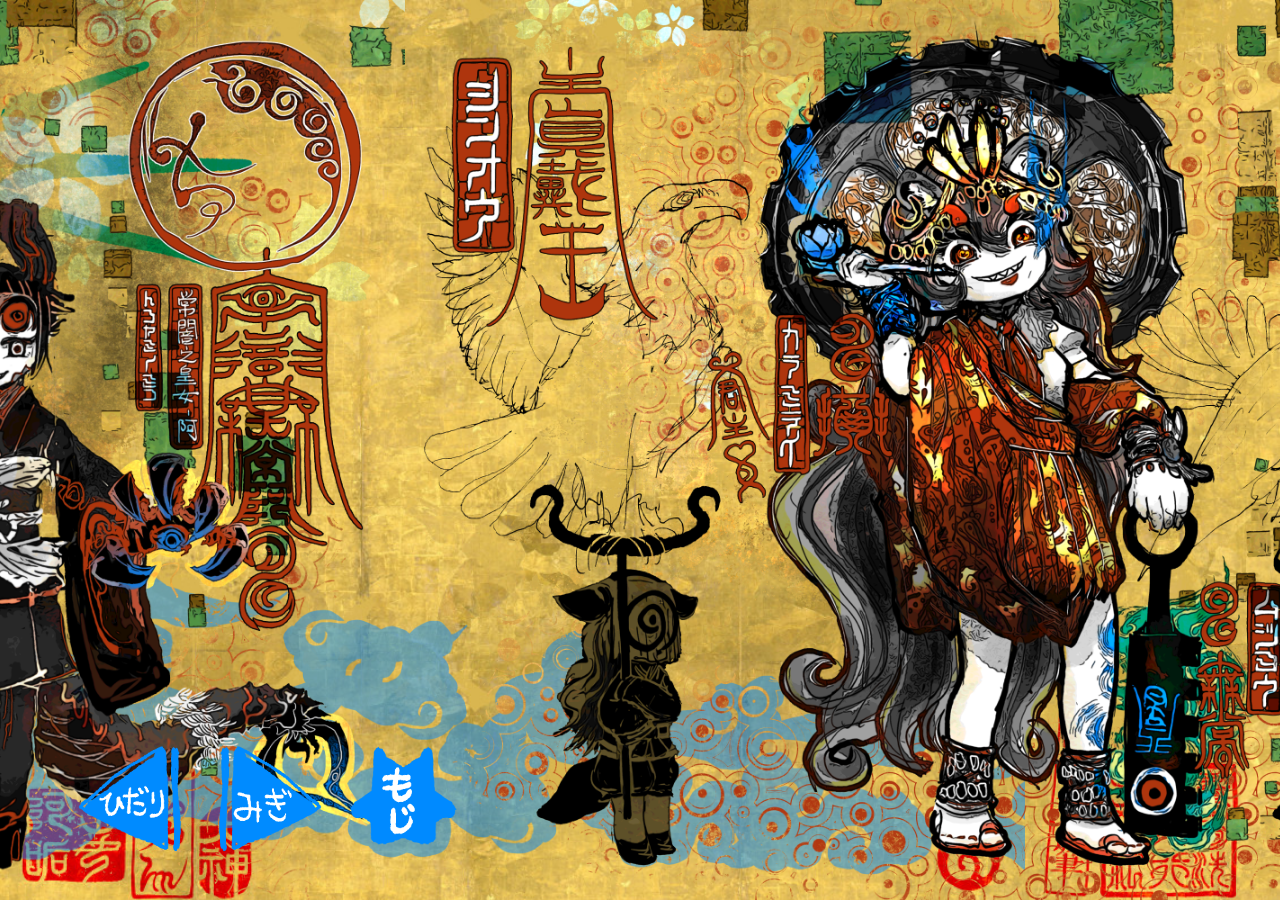
<file: index.html>
<!DOCTYPE html>
<html lang="ja">
<head>
<meta charset="UTF-8">
<meta name="viewport" content="width=device-width, initial-scale=1.0">
<title>キャラクター巻物UI</title>
<link rel="stylesheet" href="style.css">
</head>
<body>
  <div id="background"></div>
  <img id="kumo" src="kumo_w.png" alt="雲">

  <div id="scroll-container"></div>

  <div id="detail-panel">
    <div id="detail-close"><img src="0moji_cl.png" alt="閉じる"></div>
    <div id="detail-text"></div>
  </div>

  <div id="nav-container">
    <img id="prev" class="nav-btn" src="0left.png" alt="左へ">
    <img id="next" class="nav-btn" src="0right.png" alt="右へ">
    <img id="detail-toggle" class="nav-btn" src="0moji_op.png" alt="詳細開く">
  </div>

<script src="script.js"></script>
</body>
</html>
</file>
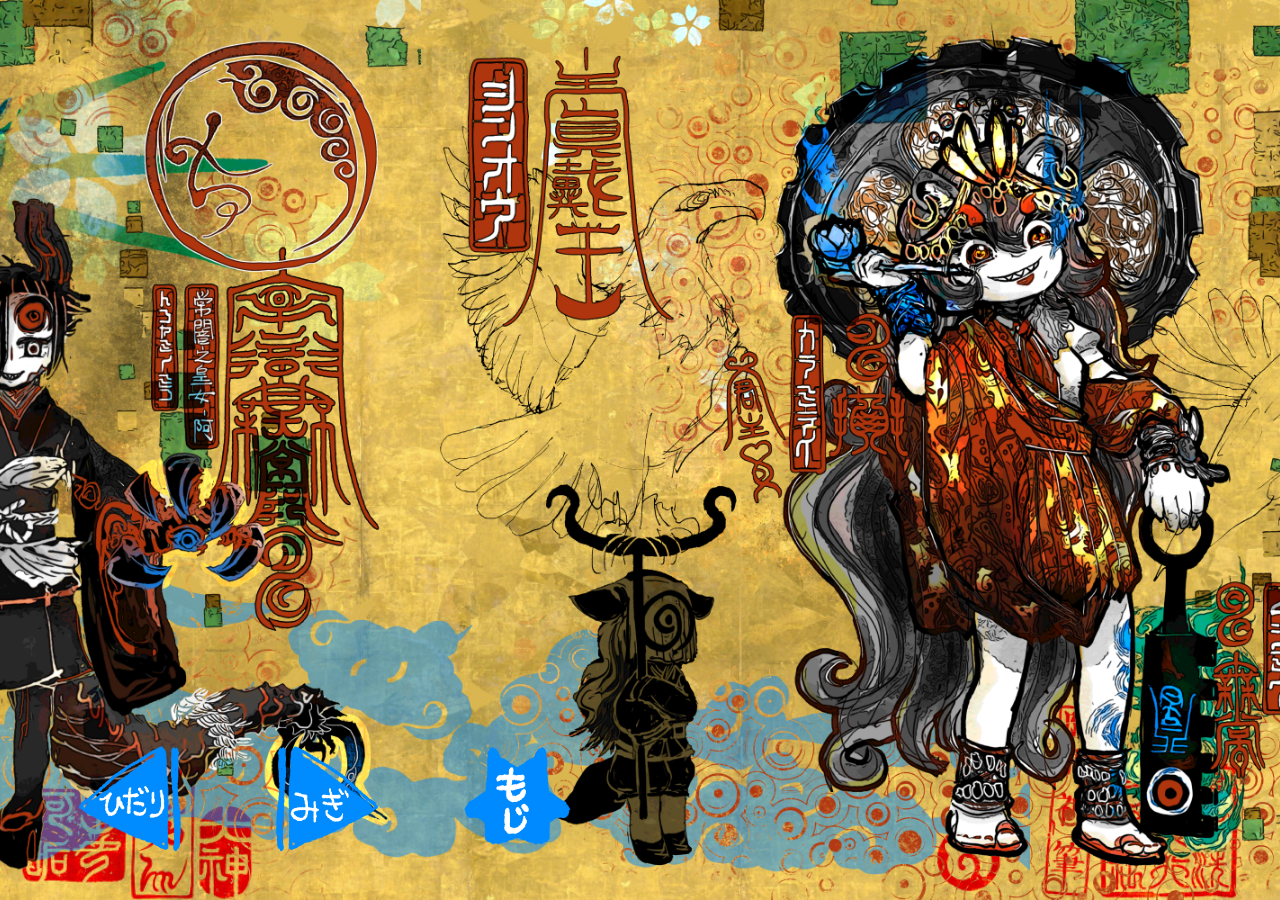
<file: index 20251223 1426.html>
<!DOCTYPE html>
<html lang="ja">
<head>
<meta charset="UTF-8">
<meta name="viewport" content="width=device-width, initial-scale=1.0">
<title>キャラクター巻物UI</title>
<style>
html, body {
  margin: 0;
  padding: 0;
  overflow-x: hidden;
  height: 100%;
  font-family: sans-serif;
}

#background {
  position: fixed;
  top: 0;
  left: 0;
  width: 100%;
  height: 100%;
  background-image: url("bg.jpg");
  background-size: cover;
  z-index: 0;
}

#kumo {
  position: absolute;
  top: 0;
  left: 0;
  height: 100%; /* キャラ画像と同じ縦サイズ */
  width: auto;
  z-index: 1;
  pointer-events: none;
  transition: opacity 0.5s ease;
}

#scroll-container {
  position: relative;
  white-space: nowrap;
  overflow-x: scroll;
  overflow-y: hidden;
  height: 100%;
  z-index: 2;
  scroll-behavior: smooth;
}

.item {
  display: inline-block;
  height: 100%;
}

.item img {
  height: 100%;
  display: block;
}

#detail-panel {
  position: absolute;
  top: 4%;  /* 上に4%あける */
  left: 4%;
  width: 92%;
  max-height: 40%;
  background-color: rgba(0,0,0,0.7);
  color: #fff;
  padding: 10px;
  overflow-y: auto;
  border-radius: 8px;
  display: none;
  z-index: 100;
  line-height: 1.3; /* 改行幅30%増 */
}

#detail-panel p {
  line-height: 1.3; /* txt内部も適用 */
  margin: 0;
}

#detail-close {
  position: absolute;
  top: 5px;
  right: 5px;
  width: 30px;
  height: 30px;
  cursor: pointer;
}

.nav-btn {
  position: fixed;
  bottom: 4%;
  height: 15%;
  cursor: pointer;
  z-index: 200;
}

#prev { left: 4%; }
#next { left: calc(4% + 15% + 5px); }
#detail-toggle { left: calc(4% + 2*(15% + 5px)); }
</style>
</head>
<body>
<div id="background"></div>
<img id="kumo" src="kumo_w.png" alt="雲">
<div id="scroll-container"></div>

<div id="detail-panel">
  <div id="detail-close"><img src="0moji_cl.png" style="width:100%; height:100%;"></div>
  <div id="detail-text"></div>
</div>

<img id="prev" class="nav-btn" src="0left.png">
<img id="next" class="nav-btn" src="0right.png">
<img id="detail-toggle" class="nav-btn" src="0moji_op.png">

<script>

// キャラクターマップ（番号: {img, kumo, txt}）
const charMap = {
  1: { img:"01.png", kumo:"kumo_b.png", txt:"01.txt" },
  2: { img:"02.png", kumo:"kumo_k.png", txt:"02.txt" },
  3: { img:"03.png", kumo:"kumo_w.png", txt:"03.txt" },
  4: { img:"04.png", kumo:"kumo_b.png", txt:"04.txt" }
  // 必要に応じて追加
};

const scrollContainer = document.getElementById('scroll-container');
const detailPanel = document.getElementById('detail-panel');
const detailText = document.getElementById('detail-text');
const detailClose = document.getElementById('detail-close');
const kumoImg = document.getElementById('kumo');

let currentIndex = Object.keys(charMap).length; // 初期表示は最大番号
let txtOpen = false;

// 画像生成
for (let i=1;i<=Object.keys(charMap).length;i++){
  const div = document.createElement('div');
  div.className = 'item';
  const img = document.createElement('img');
  img.src = charMap[i].img;
  div.appendChild(img);
  scrollContainer.appendChild(div);
}

// 中央寄せスクロール
function smoothScrollTo(container, targetLeft, duration = 2000){
  const start = container.scrollLeft;
  const change = targetLeft - start;
  const startTime = performance.now();
  function animate(time){
    const elapsed = time - startTime;
    const progress = Math.min(elapsed/duration,1);
    container.scrollLeft = start + change * easeInOutQuad(progress);
    if(progress<1) requestAnimationFrame(animate);
  }
  function easeInOutQuad(t){ return t<0.5?2*t*t:-1+(4-2*t)*t; }
  requestAnimationFrame(animate);
}

function scrollToCurrent(){
  const items = document.querySelectorAll('.item');
  const target = items[currentIndex-1];
  if(!target) return;
  const container = scrollContainer;
  let targetLeft = target.offsetLeft - (container.offsetWidth - target.offsetWidth)/2;
  // 端画像は端表示
  if(currentIndex===1) targetLeft = 0;
  if(currentIndex===Object.keys(charMap).length) targetLeft = container.scrollWidth - container.offsetWidth;
  smoothScrollTo(container,targetLeft,2000);
  updateKumo(currentIndex);
  if(txtOpen) closeDetail();
}

// 雲更新
function updateKumo(index){
  const kumoFile = charMap[index].kumo;
  if(kumoImg.src.includes(kumoFile)) return;
  const newKumo = document.createElement('img');
  newKumo.src = kumoFile;
  newKumo.style.position='absolute';
  newKumo.style.top='0';
  newKumo.style.left='0';
  newKumo.style.height='100%';
  newKumo.style.width='auto';
  newKumo.style.zIndex='1';
  newKumo.style.opacity='0';
  newKumo.style.transition='opacity 0.5s';
  document.body.appendChild(newKumo);
  requestAnimationFrame(()=>{ newKumo.style.opacity='1'; });
  setTimeout(()=>{ kumoImg.src = kumoFile; newKumo.remove(); },500);
}

// ナビ
document.getElementById('next').addEventListener('click',()=>{
  if(currentIndex<Object.keys(charMap).length) currentIndex++;
  scrollToCurrent();
});
document.getElementById('prev').addEventListener('click',()=>{
  if(currentIndex>1) currentIndex--;
  scrollToCurrent();
});

// txt
document.getElementById('detail-toggle').addEventListener('click',()=>{
  if(txtOpen){ closeDetail(); } else { openDetail(); }
});
detailClose.addEventListener('click', closeDetail);

function openDetail(){
  txtOpen = true;
  const txtFile = charMap[currentIndex].txt;
  fetch(txtFile)
    .then(res=>res.text())
    .then(data=>{ detailText.innerText=data; detailPanel.style.display='block'; });
}
function closeDetail(){ txtOpen=false; detailPanel.style.display='none'; detailText.innerText=''; }

// 初期位置
window.addEventListener('load',()=>{ scrollToCurrent(); });

// 雲横スクロール連動（パララックス）
scrollContainer.addEventListener('scroll',()=>{
  kumoImg.style.left = -scrollContainer.scrollLeft*0.3 + 'px';
});

// タッチ操作対応（スマホ）
let startX=0, scrollStart=0;
scrollContainer.addEventListener('touchstart', e=>{ startX=e.touches[0].pageX; scrollStart=scrollContainer.scrollLeft; });
scrollContainer.addEventListener('touchmove', e=>{
  const dx=startX - e.touches[0].pageX;
  scrollContainer.scrollLeft=scrollStart+dx;
});
</script>
</body>
</html>
</file>
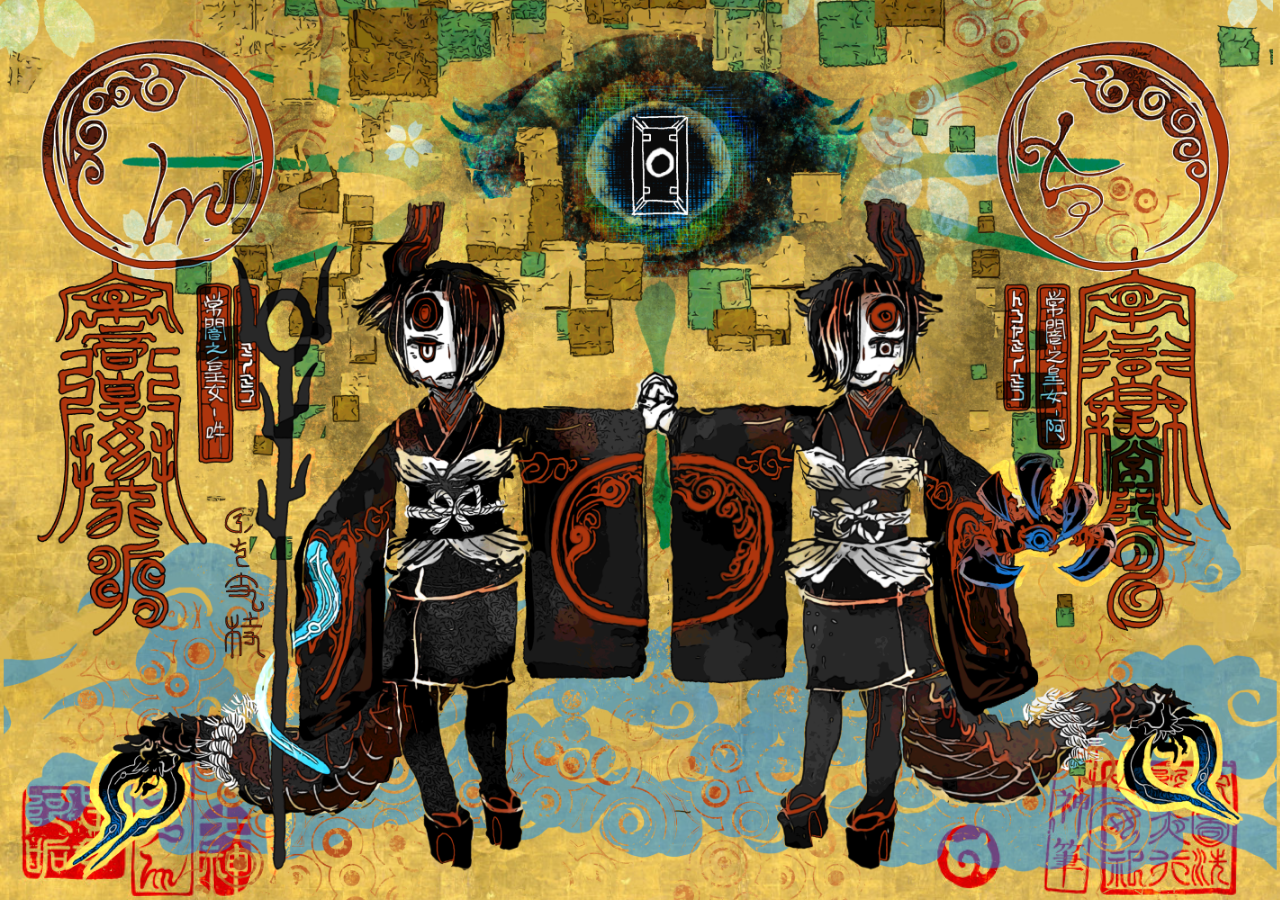
<file: indexold.html>
<!DOCTYPE html>
<html lang="ja">
<head>
<meta charset="UTF-8">
<meta name="viewport" content="width=device-width, initial-scale=1.0">
<title>キャラクター横スクロール</title>
<style>
html, body {
  margin: 0;
  padding: 0;
  height: 100%;
  width: 100%;
  overflow: hidden;
  touch-action: pan-y;
  -webkit-user-select: none;
  -webkit-tap-highlight-color: transparent;
}

/* レイヤー1: 背景 */
#container {
  position: relative;
  width: 100%;
  height: 100%;
  background: url('bg.jpg') no-repeat center center fixed;
  background-size: cover;
  overflow-x: scroll;
  overflow-y: hidden;
  white-space: nowrap;
  scroll-behavior: smooth;
}

/* レイヤー2: 雲（固定表示） */
.cloud {
  position: fixed;
  top: 0;
  left: 50%;
  transform: translateX(-50%);
  height: 100%;
  z-index: 2;
  pointer-events: none;
}

/* レイヤー3: キャラクター画像 */
#charWrapper {
  display: inline-block;
  height: 100%;
  position: relative;
  z-index: 3;
}

.charImg {
  display: inline-block;
  height: 100%;
  cursor: pointer;
}

/* レイヤー4: 全画面テキストボックス */
#txtBox {
  position: fixed;
  top: 0;
  left: 0;
  width: 100%;
  height: 100%;
  background-color: rgba(0,0,0,0.9);
  color: #fff;
  padding: 20px;
  box-sizing: border-box;
  z-index: 100;
  display: none;
  overflow-y: auto;
  white-space: pre-wrap;
}

/* 左右20%タップ領域（最前面） */
.sideTap {
  position: fixed;
  top: 0;
  width: 20%;
  height: 100%;
  z-index: 200; /* txtBoxより前面 */
  cursor: pointer;
}
#leftTap { left: 0; }
#rightTap { right: 0; }

/* 中央タップ領域（txtBox表示切替用） */
#navCenter {
  position: fixed;
  top: 0;
  left: 20%;
  width: 60%;
  height: 100%;
  z-index: 150;
}
</style>
</head>
<body>
<div id="container">
  <!-- レイヤー2: 雲 -->
  <img id="cloud" class="cloud" src="">

  <!-- レイヤー3: キャラクター画像 -->
  <div id="charWrapper"></div>

  <!-- レイヤー4: 全画面テキストボックス -->
  <div id="txtBox"></div>

  <!-- 左右タップ領域 -->
  <div id="leftTap" class="sideTap"></div>
  <div id="rightTap" class="sideTap"></div>

  <!-- 中央タップ領域 -->
  <div id="navCenter"></div>
</div>

<script>
// キャラクターマップ
var charMap = {
  1: { img:"01.png", kumo:"kumo_b.png", txt:"01.txt" },
  2: { img:"02.png", kumo:"kumo_k.png", txt:"02.txt" },
  3: { img:"03.png", kumo:"kumo_w.png", txt:"03.txt" },
  4: { img:"04.png", kumo:"kumo_b.png", txt:"04.txt" }
};

var charWrapper = document.getElementById('charWrapper');
var txtBox = document.getElementById('txtBox');
var cloudImg = document.getElementById('cloud');
var container = document.getElementById('container');
var currentIndex = 1;

// キャラクター生成
for(var key in charMap){
  if(charMap.hasOwnProperty(key)){
    var c = charMap[key];
    var img = document.createElement('img');
    img.src = c.img;
    img.className = 'charImg';
    img.setAttribute('data-key', key);
    img.onclick = function(e){
      e.stopPropagation();
      currentIndex = parseInt(this.getAttribute('data-key'));
      showText(currentIndex);
      updateCloud(currentIndex);
    };
    charWrapper.appendChild(img);
  }
}

// 初期雲
updateCloud(currentIndex);

// ウィンドウサイズ調整
function adjustHeight(){
  var h = window.innerHeight;
  var imgs = document.getElementsByClassName('charImg');
  for(var i=0;i<imgs.length;i++){
    imgs[i].style.height = h+'px';
  }
  cloudImg.style.height = h+'px';
}
window.onresize = adjustHeight;
adjustHeight();

// 中央タップで全画面テキスト表示・再タップで閉じる
function showText(index){
  if(txtBox.style.display === 'block'){
    txtBox.style.display = 'none';
    return;
  }

  var xhr = new XMLHttpRequest();
  xhr.open('GET', charMap[index].txt, true);
  xhr.onreadystatechange = function(){
    if(xhr.readyState==4 && xhr.status==200){
      txtBox.innerText = xhr.responseText;
      txtBox.style.display = 'block';
    }
  };
  xhr.send();
}

// テキスト再タップで非表示
txtBox.onclick = function(){ this.style.display='none'; };

// 横スクロール
function scrollToChar(index){
  var target = charWrapper.querySelector('img[data-key="'+index+'"]');
  if(target){
    container.scrollLeft = target.offsetLeft;
  }
}

// 雲切替（固定表示）
function updateCloud(index){
  cloudImg.src = charMap[index].kumo;
}

// 左右タップ（touch対応）
document.getElementById('leftTap').addEventListener('touchstart', function(e){
  e.preventDefault();
  if(currentIndex > 1){
    currentIndex--;
    scrollToChar(currentIndex);
    updateCloud(currentIndex);
  }
}, {passive:false});

document.getElementById('rightTap').addEventListener('touchstart', function(e){
  e.preventDefault();
  if(currentIndex < Object.keys(charMap).length){
    currentIndex++;
    scrollToChar(currentIndex);
    updateCloud(currentIndex);
  }
}, {passive:false});

// 中央タップでテキスト表示
document.getElementById('navCenter').addEventListener('touchstart', function(e){
  e.preventDefault();
  showText(currentIndex);
}, {passive:false});

// スワイプ操作で横スクロール
var startX = 0;
var isTouching = false;
container.addEventListener('touchstart', function(e){
  startX = e.touches[0].pageX;
  isTouching = true;
});
container.addEventListener('touchmove', function(e){
  if(!isTouching) return;
  var dx = startX - e.touches[0].pageX;
  container.scrollLeft += dx;
  startX = e.touches[0].pageX;
});
container.addEventListener('touchend', function(e){ isTouching=false; });
</script>
</body>
</html>
</file>
<file: style.css>
html, body {
  margin: 0;
  padding: 0;
  overflow-x: hidden;
  height: 100%;
  font-family: sans-serif;
}

#background {
  position: fixed;
  top: 0;
  left: 0;
  width: 100%;
  height: 100%;
  background-image: url("bg.jpg");
  background-size: cover;
  z-index: 0;
}

#kumo {
  position: absolute;
  top: 0;
  left: 0;
  height: 100%;
  width: auto;
  z-index: 1;
  pointer-events: none;
  transition: opacity 0.5s ease;
}

#scroll-container {
  position: relative;
  white-space: nowrap;
  overflow-x: scroll;
  overflow-y: hidden;
  height: 100%;
  z-index: 2;
}

.item {
  display: inline-block;
  height: 100%;
}

.item img {
  height: 100%;
  display: block;
}

#detail-panel {
  position: absolute;
  top: 4%;
  left: 4%;
  width: 92%;
  max-height: 40%;
  background-color: rgba(0,0,0,0.7);
  color: #fff;
  padding: 10px;
  overflow-y: auto;
  border-radius: 8px;
  display: none;
  z-index: 100;
  line-height: 1.3;
}

#detail-panel p {
  line-height: 1.3;
  margin: 0;
}

#detail-close {
  position: absolute;
  top: 5px;
  right: 5px;
  width: 30px;
  height: 30px;
  cursor: pointer;
}

#nav-container {
  position: fixed;
  bottom: 4%;
  left: 4%;
  height: 15%;
  display: flex;
  gap: 5px;
  z-index: 200;
}

.nav-btn {
  height: 100%;
  cursor: pointer;
}
</file>
